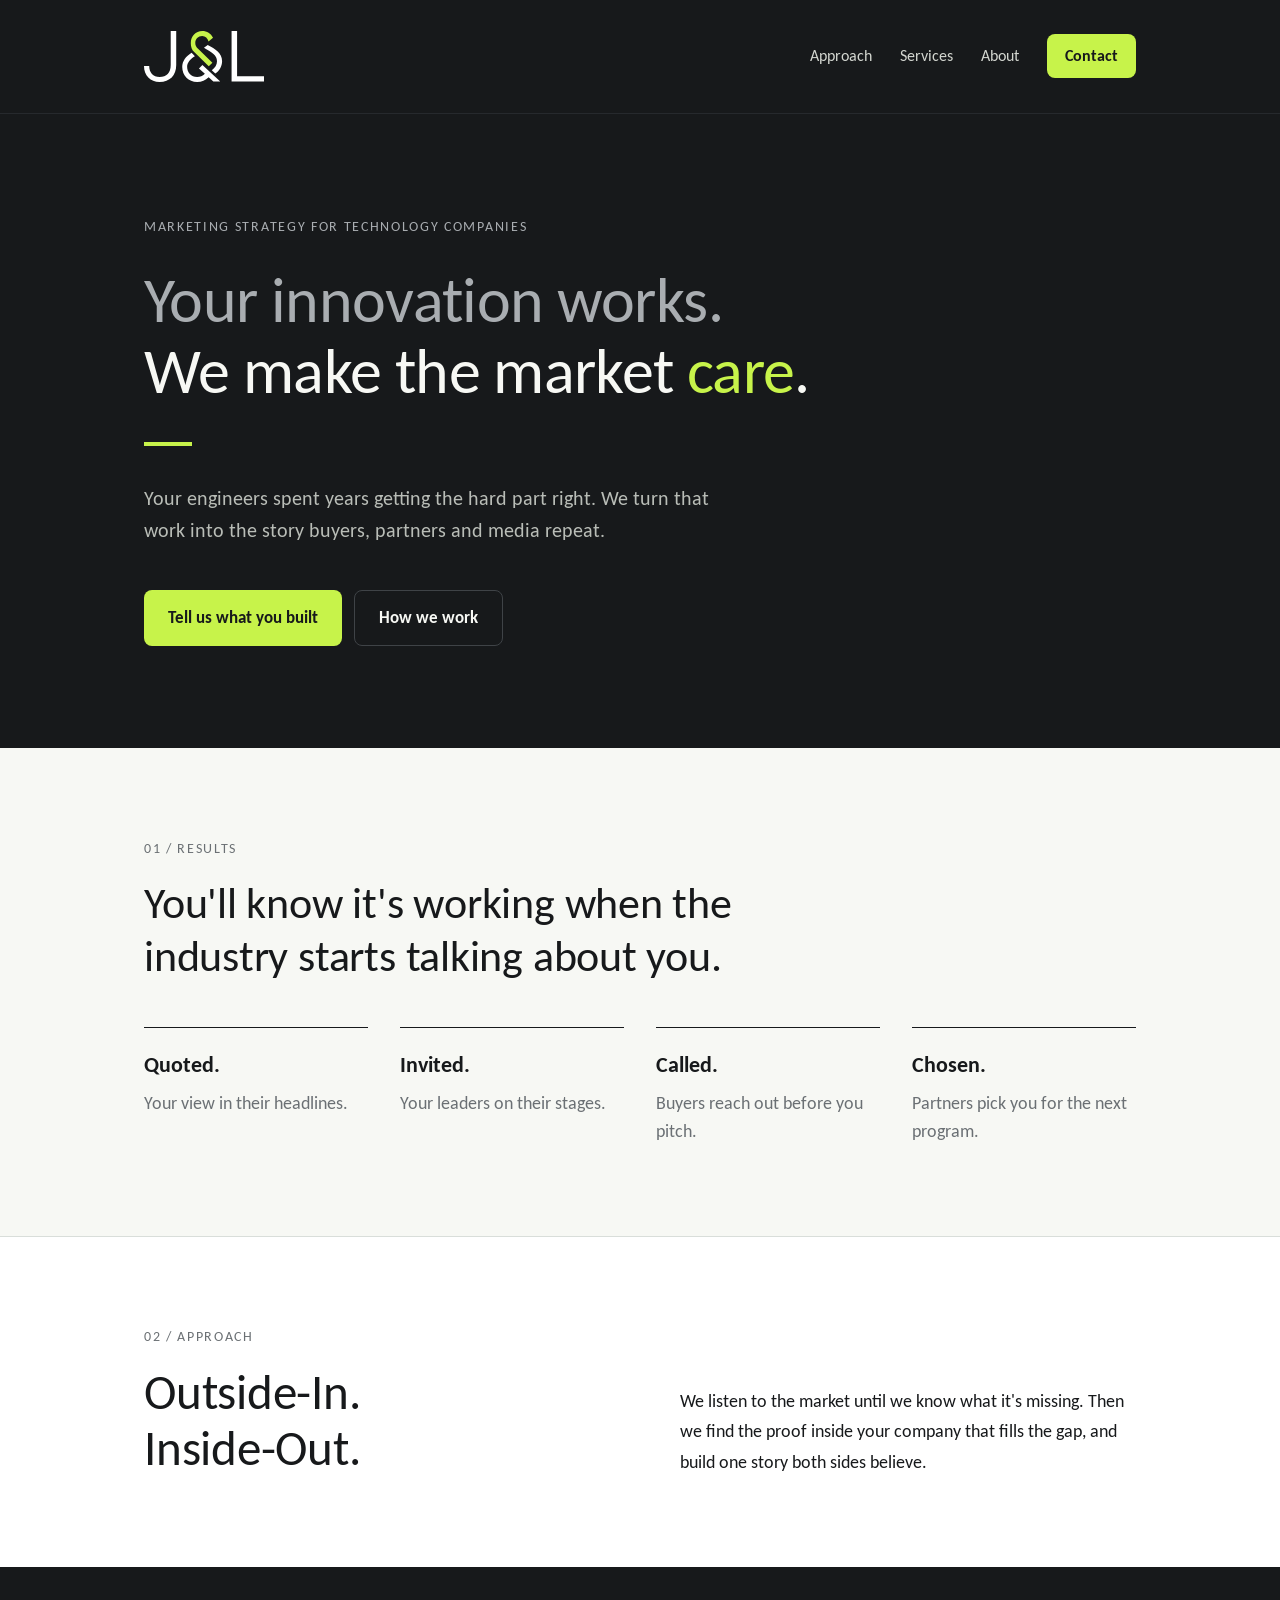
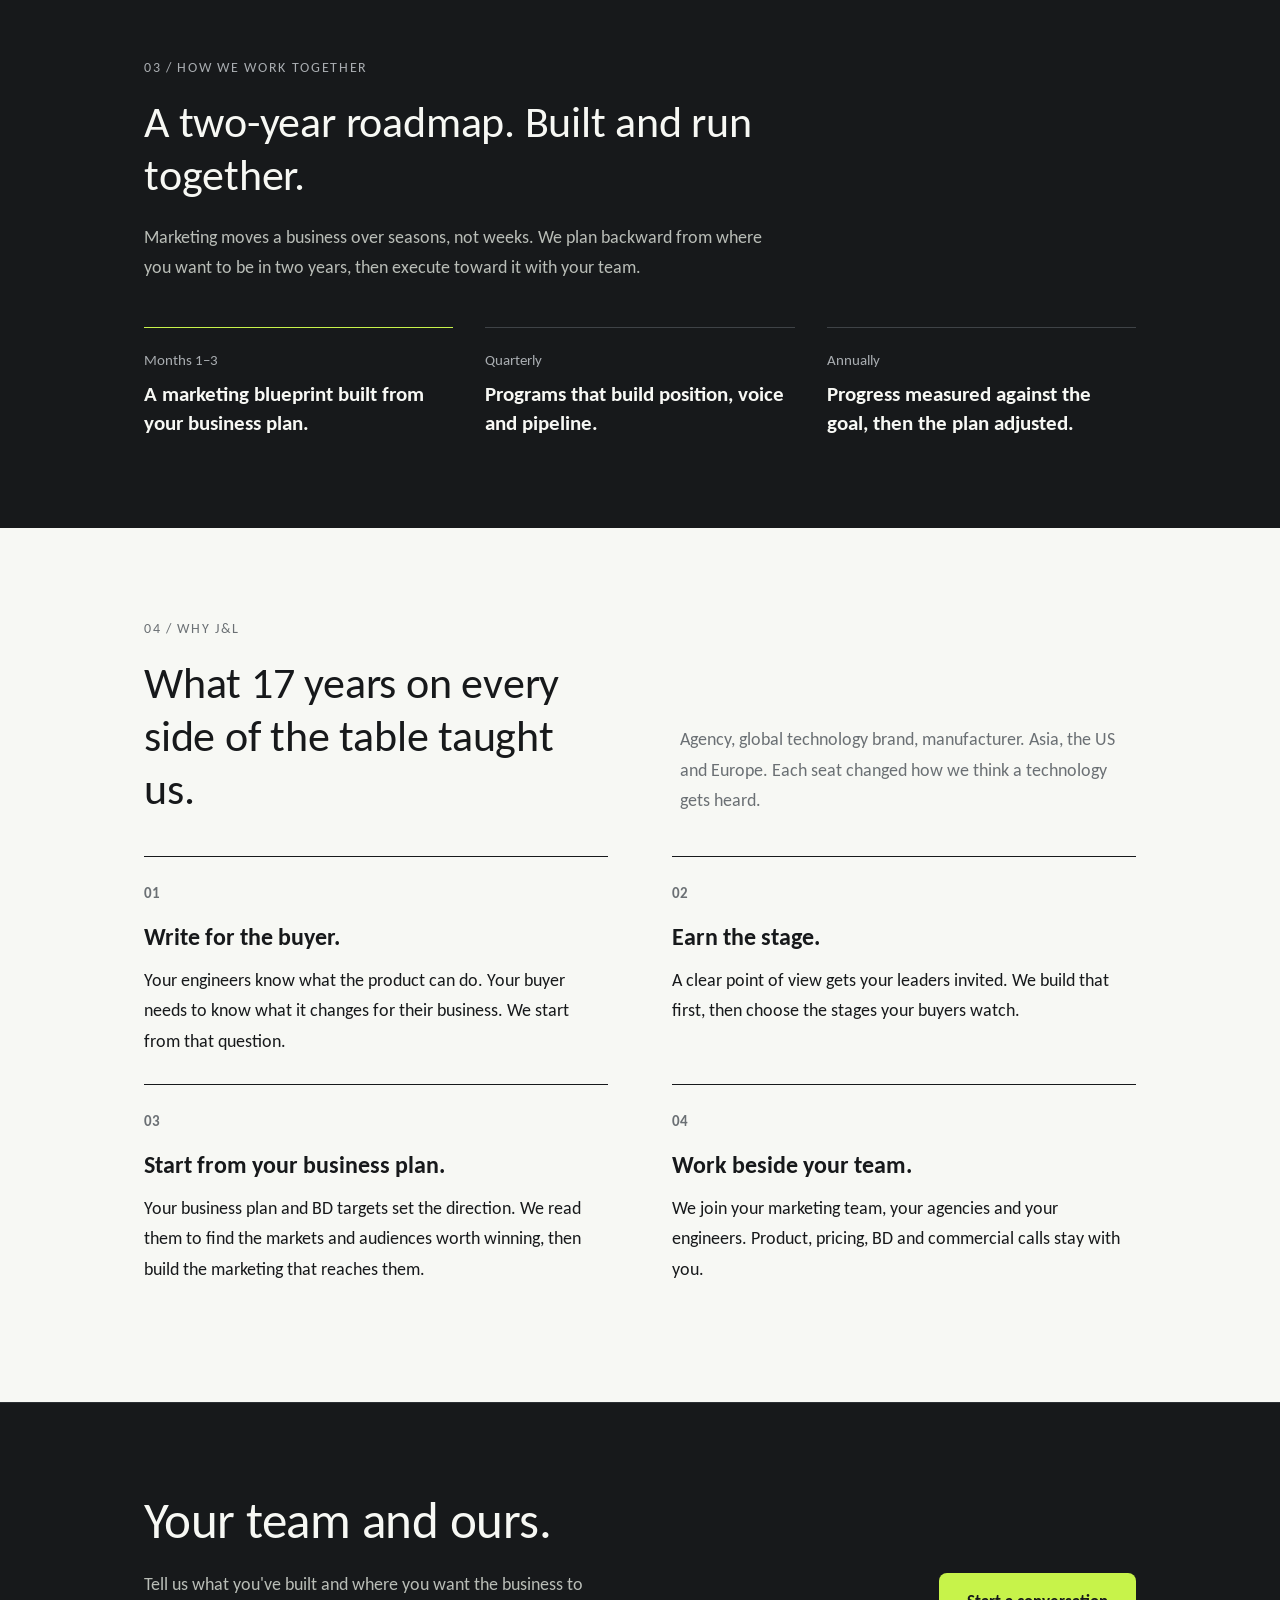
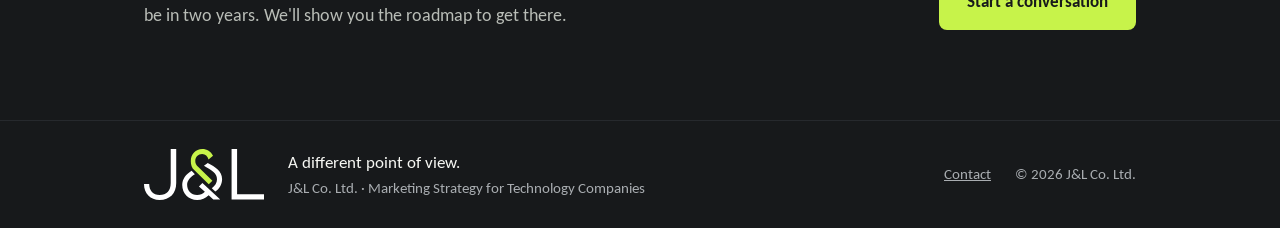
<file: index.html>
<!DOCTYPE html>
<html lang="en">
<head>
<meta charset="utf-8">
<meta name="viewport" content="width=device-width, initial-scale=1">
<title>J&amp;L · Marketing Strategy for Technology Companies</title>
<meta name="description" content="J&amp;L is a B2B strategic marketing partner for technology companies. Your innovation works. We make the market care.">
<link rel="canonical" href="https://jlstgco.com/">
<meta property="og:type" content="website">
<meta property="og:site_name" content="J&amp;L">
<meta property="og:title" content="J&amp;L · Marketing Strategy for Technology Companies">
<meta property="og:description" content="Your innovation works. We make the market care.">
<meta property="og:url" content="https://jlstgco.com/">
<meta name="theme-color" content="#17191B">
<link rel="icon" href="favicon.svg" type="image/svg+xml">
<link rel="preconnect" href="https://fonts.googleapis.com">
<link rel="preconnect" href="https://fonts.gstatic.com" crossorigin>
<link href="https://fonts.googleapis.com/css2?family=Carlito:wght@400;700&amp;family=Noto+Sans+TC:wght@400;700&amp;display=swap" rel="stylesheet">
<link rel="stylesheet" href="styles.css">
</head>
<body>
<a class="skip" href="#main">Skip to content</a>

<header class="site-header">
  <div class="wrap">
    <a class="logo" href="index.html" aria-label="J&amp;L home"><img src="assets/JL_Wordmark_Reverse.svg" alt="J&amp;L" width="120" height="51"></a>
    <nav class="nav" aria-label="Main">
      <a href="approach.html">Approach</a>
      <a href="approach.html#services">Services</a>
      <a href="about.html">About</a>
      <a class="btn btn-nav" href="contact.html">Contact</a>
    </nav>
  </div>
</header>

<main id="main">

  <section class="dark">
    <div class="wrap hero">
      <p class="kicker">Marketing Strategy for Technology Companies</p>
      <h1 class="h1"><span class="dim">Your innovation works.</span>We make the market <span class="hl">care</span>.</h1>
      <span class="rule" aria-hidden="true"></span>
      <p class="lead">Your engineers spent years getting the hard part right. We turn that work into the story buyers, partners and media repeat.</p>
      <div class="btn-row">
        <a class="btn btn-light" href="contact.html">Tell us what you built</a>
        <a class="btn btn-ghost" href="approach.html">How we work</a>
      </div>
    </div>
  </section>

  <section class="light">
    <div class="wrap section">
      <p class="kicker">01 / Results</p>
      <h2 class="h2">You'll know it's working when the industry starts talking about you.</h2>
      <div class="cols">
        <div class="item"><h3>Quoted.</h3><p>Your view in their headlines.</p></div>
        <div class="item"><h3>Invited.</h3><p>Your leaders on their stages.</p></div>
        <div class="item"><h3>Called.</h3><p>Buyers reach out before you pitch.</p></div>
        <div class="item"><h3>Chosen.</h3><p>Partners pick you for the next program.</p></div>
      </div>
    </div>
  </section>

  <section class="white">
    <div class="wrap section">
      <p class="kicker">02 / Approach</p>
      <div class="split">
        <h2 class="h2-lg">Outside-In.<br>Inside-Out.</h2>
        <p class="body">We listen to the market until we know what it's missing. Then we find the proof inside your company that fills the gap, and build one story both sides believe.</p>
      </div>
    </div>
  </section>

  <section class="dark">
    <div class="wrap section">
      <p class="kicker">03 / How we work together</p>
      <h2 class="h2">A two-year roadmap. Built and run together.</h2>
      <p class="body" style="max-width: 640px; margin-top: 20px">Marketing moves a business over seasons, not weeks. We plan backward from where you want to be in two years, then execute toward it with your team.</p>
      <div class="cols">
        <div class="item on"><p class="tag">Months 1–3</p><h3 class="lg">A marketing blueprint built from your business plan.</h3></div>
        <div class="item"><p class="tag">Quarterly</p><h3 class="lg">Programs that build position, voice and pipeline.</h3></div>
        <div class="item"><p class="tag">Annually</p><h3 class="lg">Progress measured against the goal, then the plan adjusted.</h3></div>
      </div>
    </div>
  </section>

  <section class="light">
    <div class="wrap section">
      <p class="kicker">04 / Why J&amp;L</p>
      <div class="split">
        <h2 class="h2">What 17 years on every side of the table taught us.</h2>
        <p class="body" style="color: var(--muted)">Agency, global technology brand, manufacturer. Asia, the US and Europe. Each seat changed how we think a technology gets heard.</p>
      </div>
      <div class="cols-wide">
        <div class="principle"><p class="num">01</p><h3>Write for the buyer.</h3><p>Your engineers know what the product can do. Your buyer needs to know what it changes for their business. We start from that question.</p></div>
        <div class="principle"><p class="num">02</p><h3>Earn the stage.</h3><p>A clear point of view gets your leaders invited. We build that first, then choose the stages your buyers watch.</p></div>
        <div class="principle"><p class="num">03</p><h3>Start from your business plan.</h3><p>Your business plan and BD targets set the direction. We read them to find the markets and audiences worth winning, then build the marketing that reaches them.</p></div>
        <div class="principle"><p class="num">04</p><h3>Work beside your team.</h3><p>We join your marketing team, your agencies and your engineers. Product, pricing, BD and commercial calls stay with you.</p></div>
      </div>
    </div>
  </section>

  <section class="dark cta">
    <div class="wrap section">
      <div class="text">
        <h2>Your team and ours.</h2>
        <p>Tell us what you've built and where you want the business to be in two years. We'll show you the roadmap to get there.</p>
      </div>
      <a class="btn btn-light" href="contact.html">Start a conversation</a>
    </div>
  </section>

</main>

<footer class="site-footer">
  <div class="wrap">
    <span class="foot-brand"><img class="foot-logo" src="assets/JL_Wordmark_Reverse.svg" alt="J&amp;L" width="120" height="51"><span><span class="tagline">A different point of view.</span><br>J&amp;L Co. Ltd. · Marketing Strategy for Technology Companies</span></span>
    <span class="foot-links"><a href="contact.html">Contact</a><span>© 2026 J&amp;L Co. Ltd.</span></span>
  </div>
</footer>
</body>
</html>
</file>
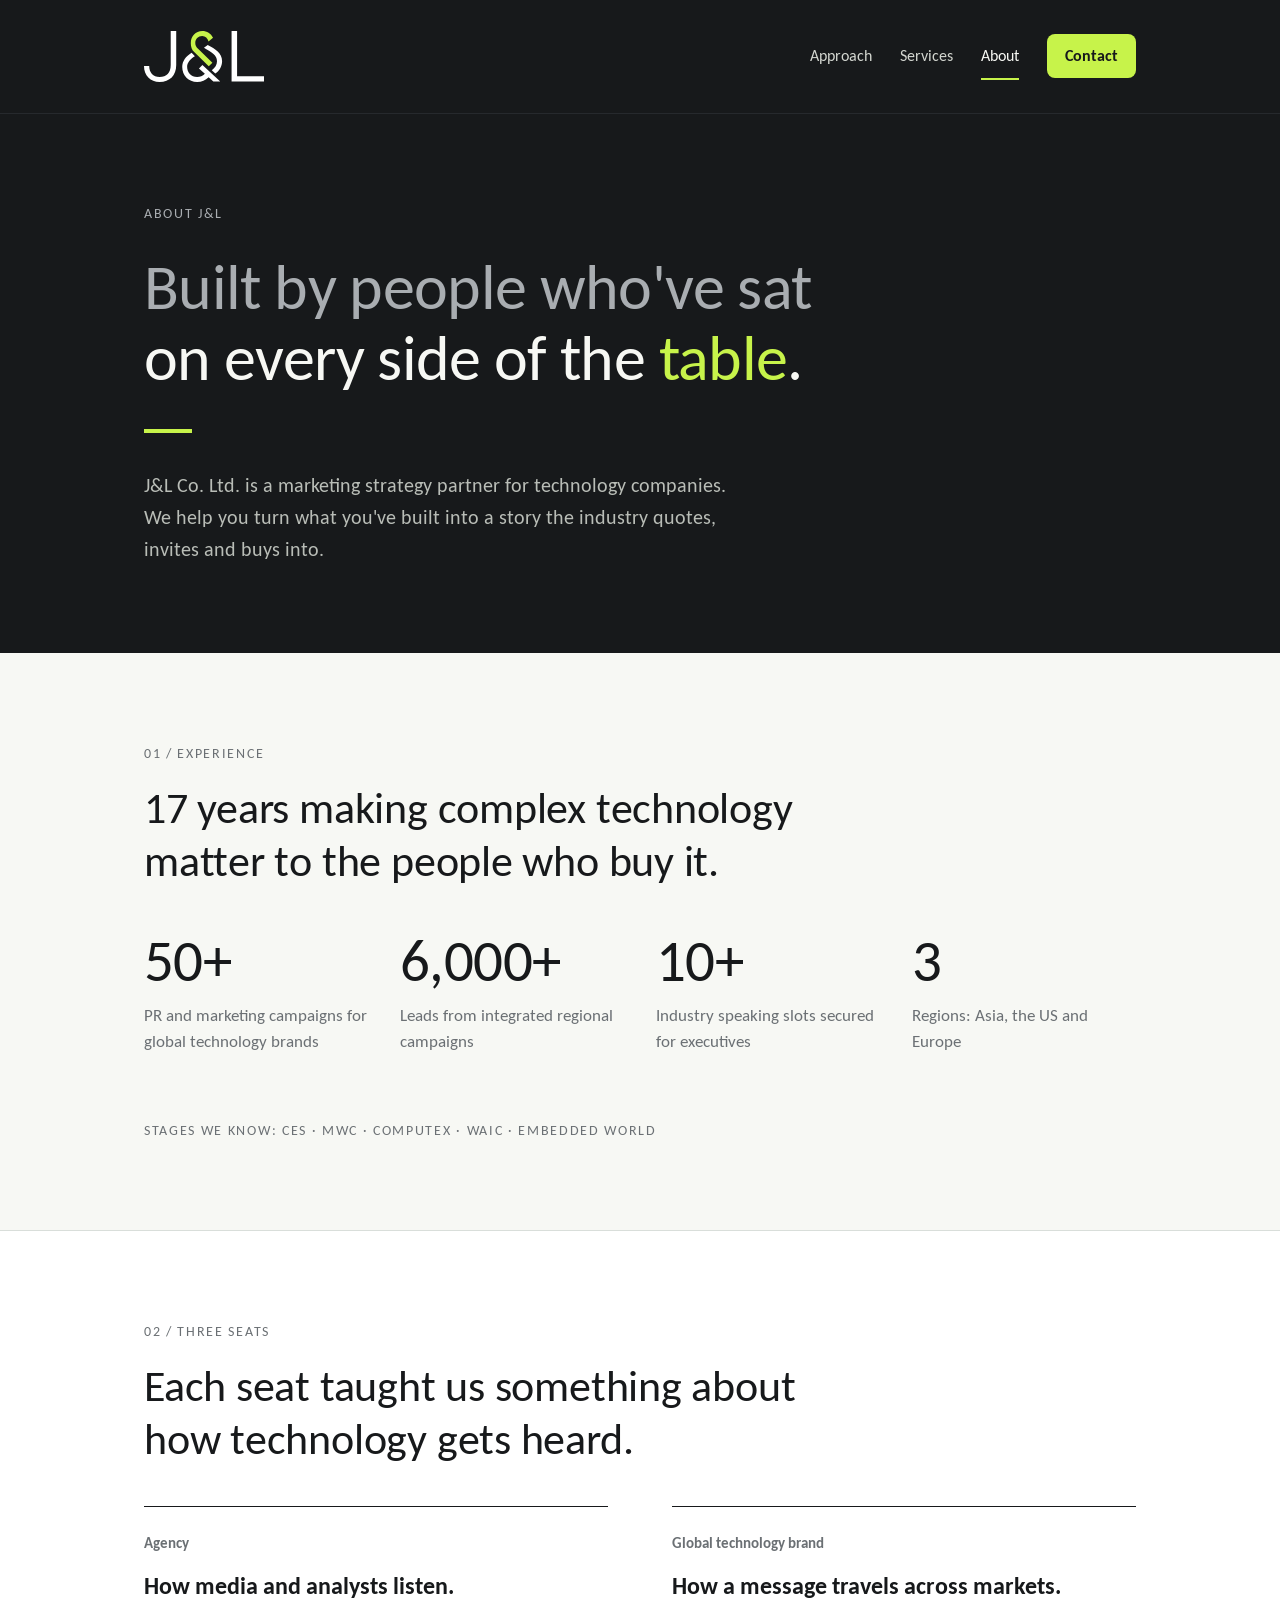
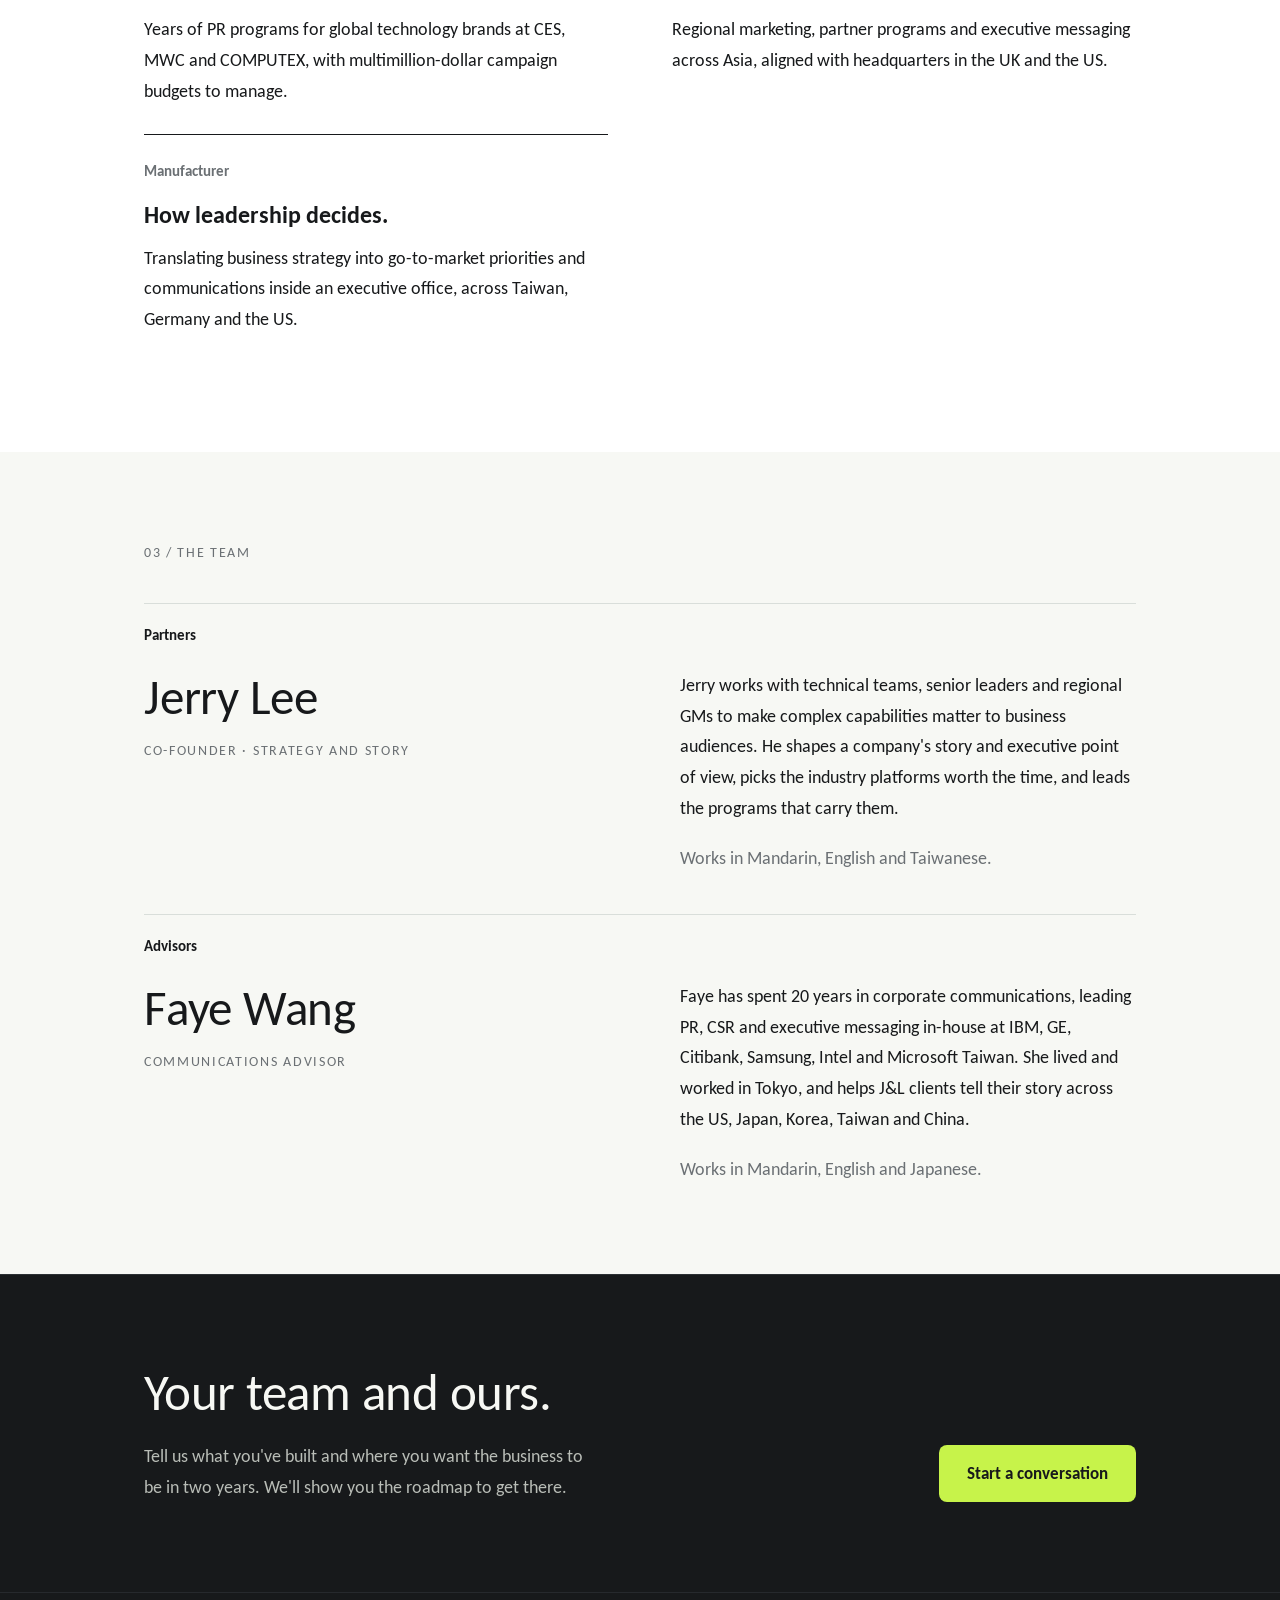
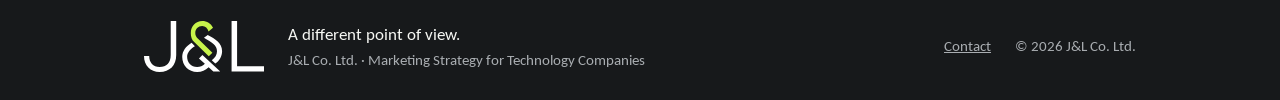
<file: about.html>
<!DOCTYPE html>
<html lang="en">
<head>
<meta charset="utf-8">
<meta name="viewport" content="width=device-width, initial-scale=1">
<title>About · J&amp;L</title>
<meta name="description" content="J&amp;L Co. Ltd. is a marketing strategy partner for technology companies, built on 17 years across agency, global technology brand and manufacturer.">
<link rel="canonical" href="https://jlstgco.com/about.html">
<meta property="og:type" content="website">
<meta property="og:site_name" content="J&amp;L">
<meta property="og:title" content="About · J&amp;L">
<meta property="og:description" content="Built by people who've sat on every side of the table.">
<meta property="og:url" content="https://jlstgco.com/about.html">
<meta name="theme-color" content="#17191B">
<link rel="icon" href="favicon.svg" type="image/svg+xml">
<link rel="preconnect" href="https://fonts.googleapis.com">
<link rel="preconnect" href="https://fonts.gstatic.com" crossorigin>
<link href="https://fonts.googleapis.com/css2?family=Carlito:wght@400;700&amp;family=Noto+Sans+TC:wght@400;700&amp;display=swap" rel="stylesheet">
<link rel="stylesheet" href="styles.css">
</head>
<body>
<a class="skip" href="#main">Skip to content</a>

<header class="site-header">
  <div class="wrap">
    <a class="logo" href="index.html" aria-label="J&amp;L home"><img src="assets/JL_Wordmark_Reverse.svg" alt="J&amp;L" width="120" height="51"></a>
    <nav class="nav" aria-label="Main">
      <a href="approach.html">Approach</a>
      <a href="approach.html#services">Services</a>
      <a href="about.html" aria-current="page">About</a>
      <a class="btn btn-nav" href="contact.html">Contact</a>
    </nav>
  </div>
</header>

<main id="main">

  <section class="dark">
    <div class="wrap page-hero">
      <p class="kicker">About J&amp;L</p>
      <h1 class="h1"><span class="dim">Built by people who've sat</span>on every side of the <span class="hl">table</span>.</h1>
      <span class="rule" aria-hidden="true"></span>
      <p class="lead">J&amp;L Co. Ltd. is a marketing strategy partner for technology companies. We help you turn what you've built into a story the industry quotes, invites and buys into.</p>
    </div>
  </section>

  <section class="light">
    <div class="wrap section">
      <p class="kicker">01 / Experience</p>
      <h2 class="h2">17 years making complex technology matter to the people who buy it.</h2>
      <div class="cols">
        <div><p class="stat">50+</p><p class="stat-label">PR and marketing campaigns for global technology brands</p></div>
        <div><p class="stat">6,000+</p><p class="stat-label">Leads from integrated regional campaigns</p></div>
        <div><p class="stat">10+</p><p class="stat-label">Industry speaking slots secured for executives</p></div>
        <div><p class="stat">3</p><p class="stat-label">Regions: Asia, the US and Europe</p></div>
      </div>
      <p class="kicker" style="margin: 64px 0 0; letter-spacing: 0.12em">Stages we know: CES · MWC · COMPUTEX · WAIC · Embedded World</p>
    </div>
  </section>

  <section class="white">
    <div class="wrap section">
      <p class="kicker">02 / Three seats</p>
      <h2 class="h2">Each seat taught us something about how technology gets heard.</h2>
      <div class="cols-wide">
        <div class="principle"><p class="num">Agency</p><h3>How media and analysts listen.</h3><p>Years of PR programs for global technology brands at CES, MWC and COMPUTEX, with multimillion-dollar campaign budgets to manage.</p></div>
        <div class="principle"><p class="num">Global technology brand</p><h3>How a message travels across markets.</h3><p>Regional marketing, partner programs and executive messaging across Asia, aligned with headquarters in the UK and the US.</p></div>
        <div class="principle"><p class="num">Manufacturer</p><h3>How leadership decides.</h3><p>Translating business strategy into go-to-market priorities and communications inside an executive office, across Taiwan, Germany and the US.</p></div>
      </div>
    </div>
  </section>

  <section class="light">
    <div class="wrap section">
      <p class="kicker">03 / The team</p>

      <p class="team-group">Partners</p>
      <div class="split team-row" style="align-items: flex-start">
        <div>
          <h2 class="h2-lg">Jerry Lee</h2>
          <p class="kicker" style="margin: 14px 0 0">Co-founder · Strategy and story</p>
        </div>
        <div>
          <p class="body">Jerry works with technical teams, senior leaders and regional GMs to make complex capabilities matter to business audiences. He shapes a company's story and executive point of view, picks the industry platforms worth the time, and leads the programs that carry them.</p>
          <p class="body" style="margin-top: 20px; color: var(--muted)">Works in Mandarin, English and Taiwanese.</p>
        </div>
      </div>

      <p class="team-group">Advisors</p>
      <div class="split team-row" style="align-items: flex-start">
        <div>
          <h2 class="h2-lg">Faye Wang</h2>
          <p class="kicker" style="margin: 14px 0 0">Communications Advisor</p>
        </div>
        <div>
          <p class="body">Faye has spent 20 years in corporate communications, leading PR, CSR and executive messaging in-house at IBM, GE, Citibank, Samsung, Intel and Microsoft Taiwan. She lived and worked in Tokyo, and helps J&amp;L clients tell their story across the US, Japan, Korea, Taiwan and China.</p>
          <p class="body" style="margin-top: 20px; color: var(--muted)">Works in Mandarin, English and Japanese.</p>
        </div>
      </div>
    </div>
  </section>

  <section class="dark cta">
    <div class="wrap section">
      <div class="text">
        <h2>Your team and ours.</h2>
        <p>Tell us what you've built and where you want the business to be in two years. We'll show you the roadmap to get there.</p>
      </div>
      <a class="btn btn-light" href="contact.html">Start a conversation</a>
    </div>
  </section>

</main>

<footer class="site-footer">
  <div class="wrap">
    <span class="foot-brand"><img class="foot-logo" src="assets/JL_Wordmark_Reverse.svg" alt="J&amp;L" width="120" height="51"><span><span class="tagline">A different point of view.</span><br>J&amp;L Co. Ltd. · Marketing Strategy for Technology Companies</span></span>
    <span class="foot-links"><a href="contact.html">Contact</a><span>© 2026 J&amp;L Co. Ltd.</span></span>
  </div>
</footer>
</body>
</html>
</file>
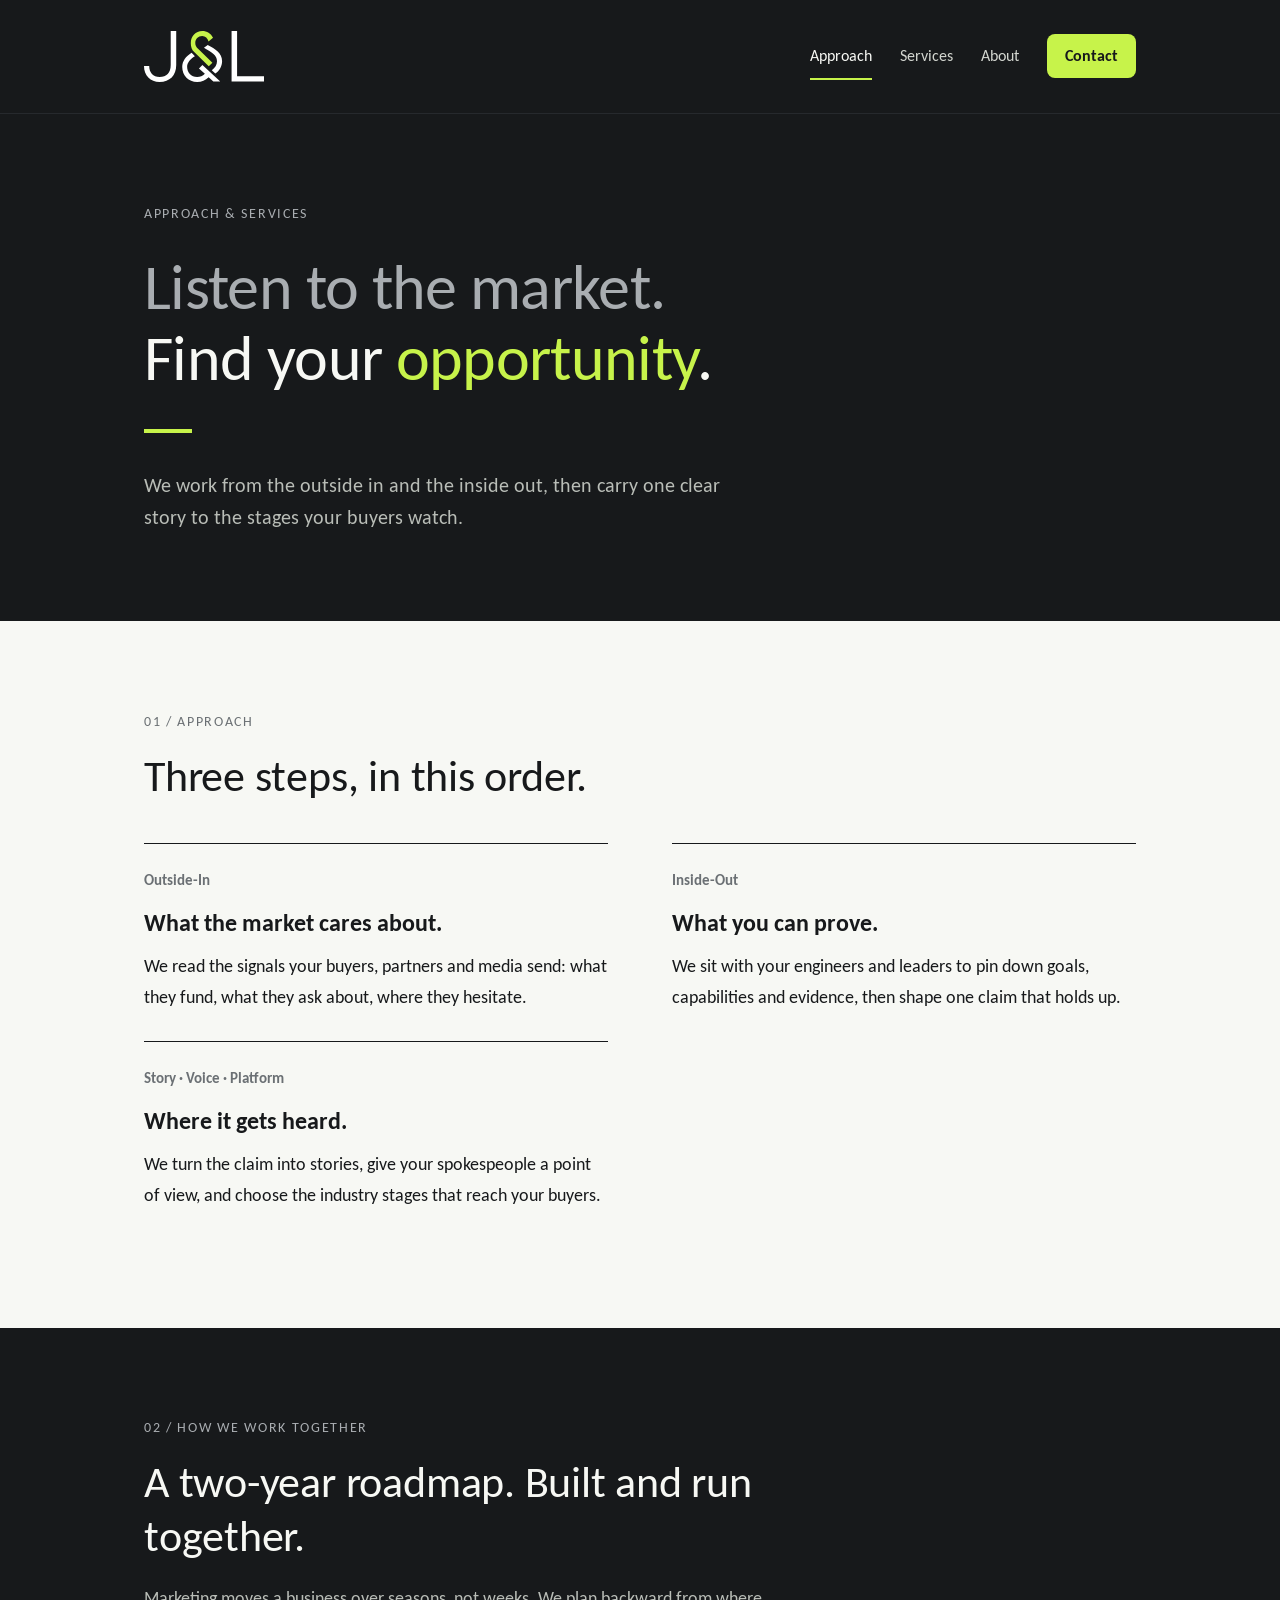
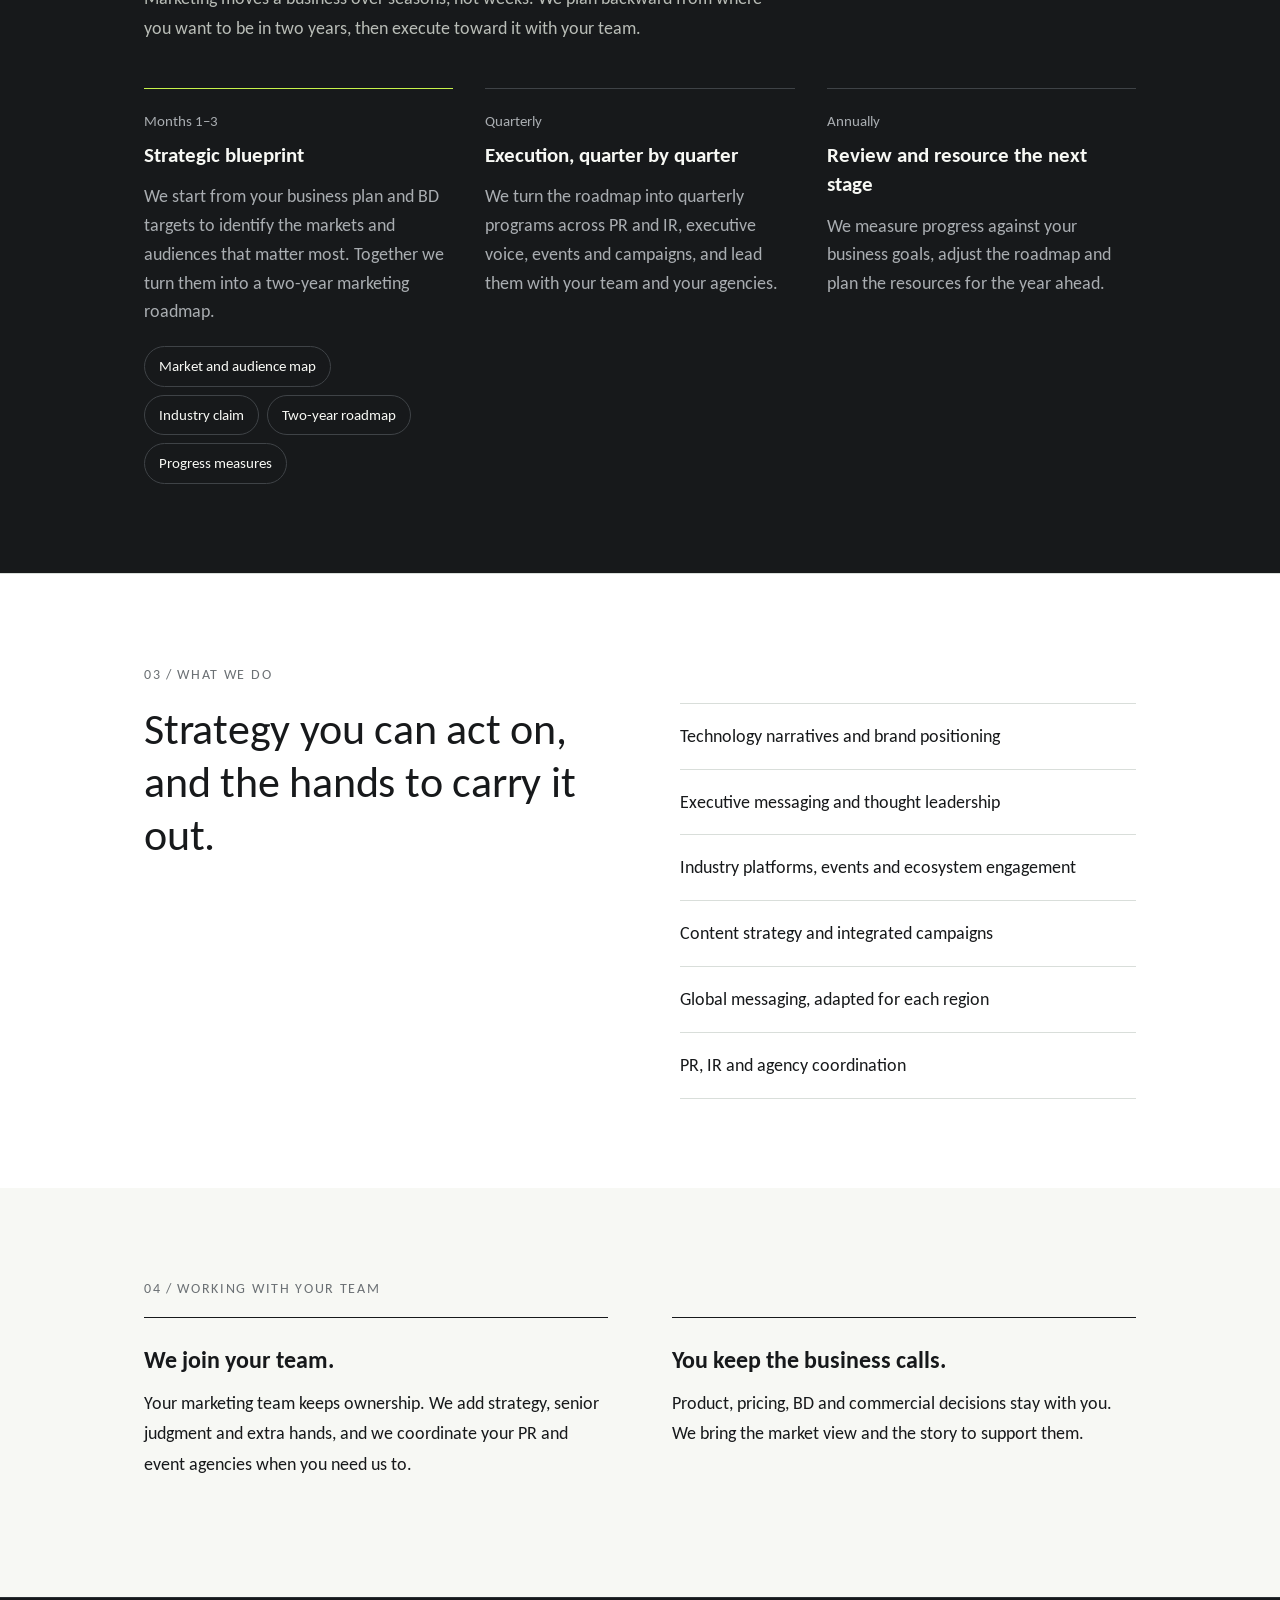
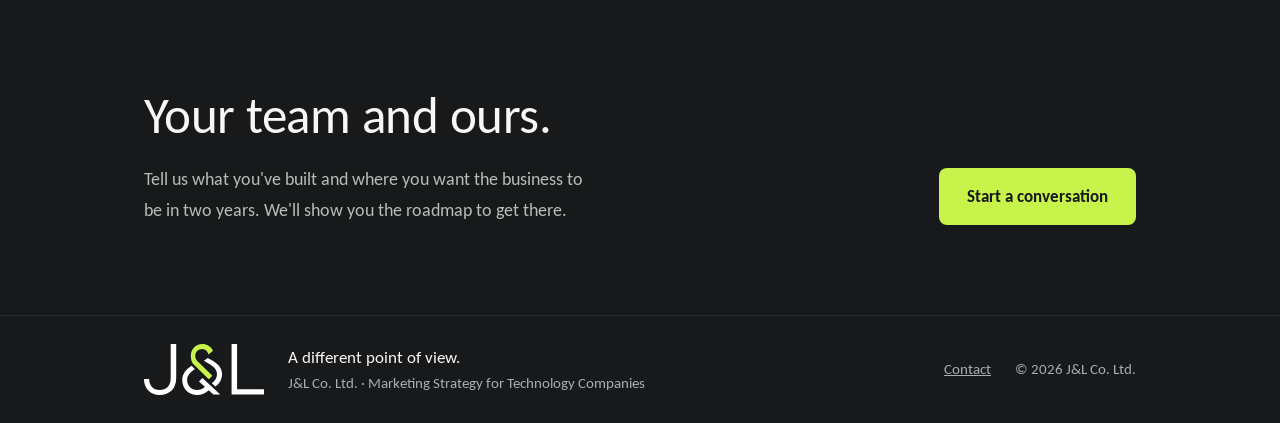
<file: approach.html>
<!DOCTYPE html>
<html lang="en">
<head>
<meta charset="utf-8">
<meta name="viewport" content="width=device-width, initial-scale=1">
<title>Approach &amp; Services · J&amp;L</title>
<meta name="description" content="How J&amp;L works: Outside-In and Inside-Out, a two-year strategic roadmap, then execution with your team quarter by quarter.">
<link rel="canonical" href="https://jlstgco.com/approach.html">
<meta property="og:type" content="website">
<meta property="og:site_name" content="J&amp;L">
<meta property="og:title" content="Approach &amp; Services · J&amp;L">
<meta property="og:description" content="A two-year roadmap. Built and run together.">
<meta property="og:url" content="https://jlstgco.com/approach.html">
<meta name="theme-color" content="#17191B">
<link rel="icon" href="favicon.svg" type="image/svg+xml">
<link rel="preconnect" href="https://fonts.googleapis.com">
<link rel="preconnect" href="https://fonts.gstatic.com" crossorigin>
<link href="https://fonts.googleapis.com/css2?family=Carlito:wght@400;700&amp;family=Noto+Sans+TC:wght@400;700&amp;display=swap" rel="stylesheet">
<link rel="stylesheet" href="styles.css">
</head>
<body>
<a class="skip" href="#main">Skip to content</a>

<header class="site-header">
  <div class="wrap">
    <a class="logo" href="index.html" aria-label="J&amp;L home"><img src="assets/JL_Wordmark_Reverse.svg" alt="J&amp;L" width="120" height="51"></a>
    <nav class="nav" aria-label="Main">
      <a href="approach.html" aria-current="page">Approach</a>
      <a href="approach.html#services">Services</a>
      <a href="about.html">About</a>
      <a class="btn btn-nav" href="contact.html">Contact</a>
    </nav>
  </div>
</header>

<main id="main">

  <section class="dark">
    <div class="wrap page-hero">
      <p class="kicker">Approach &amp; Services</p>
      <h1 class="h1"><span class="dim">Listen to the market.</span>Find your <span class="hl">opportunity</span>.</h1>
      <span class="rule" aria-hidden="true"></span>
      <p class="lead">We work from the outside in and the inside out, then carry one clear story to the stages your buyers watch.</p>
    </div>
  </section>

  <section class="light">
    <div class="wrap section">
      <p class="kicker">01 / Approach</p>
      <h2 class="h2">Three steps, in this order.</h2>
      <div class="cols-wide">
        <div class="principle"><p class="num">Outside-In</p><h3>What the market cares about.</h3><p>We read the signals your buyers, partners and media send: what they fund, what they ask about, where they hesitate.</p></div>
        <div class="principle"><p class="num">Inside-Out</p><h3>What you can prove.</h3><p>We sit with your engineers and leaders to pin down goals, capabilities and evidence, then shape one claim that holds up.</p></div>
        <div class="principle"><p class="num">Story · Voice · Platform</p><h3>Where it gets heard.</h3><p>We turn the claim into stories, give your spokespeople a point of view, and choose the industry stages that reach your buyers.</p></div>
      </div>
    </div>
  </section>

  <section class="dark" id="services">
    <div class="wrap section">
      <p class="kicker">02 / How we work together</p>
      <h2 class="h2">A two-year roadmap. Built and run together.</h2>
      <p class="body" style="max-width: 640px; margin-top: 20px">Marketing moves a business over seasons, not weeks. We plan backward from where you want to be in two years, then execute toward it with your team.</p>
      <div class="cols">
        <div class="item on">
          <p class="tag">Months 1–3</p>
          <h3 class="lg">Strategic blueprint</h3>
          <p style="margin-top: 12px">We start from your business plan and BD targets to identify the markets and audiences that matter most. Together we turn them into a two-year marketing roadmap.</p>
          <div class="chips"><span class="chip">Market and audience map</span><span class="chip">Industry claim</span><span class="chip">Two-year roadmap</span><span class="chip">Progress measures</span></div>
        </div>
        <div class="item">
          <p class="tag">Quarterly</p>
          <h3 class="lg">Execution, quarter by quarter</h3>
          <p style="margin-top: 12px">We turn the roadmap into quarterly programs across PR and IR, executive voice, events and campaigns, and lead them with your team and your agencies.</p>
        </div>
        <div class="item">
          <p class="tag">Annually</p>
          <h3 class="lg">Review and resource the next stage</h3>
          <p style="margin-top: 12px">We measure progress against your business goals, adjust the roadmap and plan the resources for the year ahead.</p>
        </div>
      </div>
    </div>
  </section>

  <section class="white">
    <div class="wrap section">
      <p class="kicker">03 / What we do</p>
      <div class="split" style="align-items: flex-start">
        <h2 class="h2">Strategy you can act on, and the hands to carry it out.</h2>
        <ul class="list">
          <li>Technology narratives and brand positioning</li>
          <li>Executive messaging and thought leadership</li>
          <li>Industry platforms, events and ecosystem engagement</li>
          <li>Content strategy and integrated campaigns</li>
          <li>Global messaging, adapted for each region</li>
          <li>PR, IR and agency coordination</li>
        </ul>
      </div>
    </div>
  </section>

  <section class="light">
    <div class="wrap section">
      <p class="kicker">04 / Working with your team</p>
      <div class="cols-wide" style="margin-top: 0">
        <div class="principle"><h3>We join your team.</h3><p>Your marketing team keeps ownership. We add strategy, senior judgment and extra hands, and we coordinate your PR and event agencies when you need us to.</p></div>
        <div class="principle"><h3>You keep the business calls.</h3><p>Product, pricing, BD and commercial decisions stay with you. We bring the market view and the story to support them.</p></div>
      </div>
    </div>
  </section>

  <section class="dark cta">
    <div class="wrap section">
      <div class="text">
        <h2>Your team and ours.</h2>
        <p>Tell us what you've built and where you want the business to be in two years. We'll show you the roadmap to get there.</p>
      </div>
      <a class="btn btn-light" href="contact.html">Start a conversation</a>
    </div>
  </section>

</main>

<footer class="site-footer">
  <div class="wrap">
    <span class="foot-brand"><img class="foot-logo" src="assets/JL_Wordmark_Reverse.svg" alt="J&amp;L" width="120" height="51"><span><span class="tagline">A different point of view.</span><br>J&amp;L Co. Ltd. · Marketing Strategy for Technology Companies</span></span>
    <span class="foot-links"><a href="contact.html">Contact</a><span>© 2026 J&amp;L Co. Ltd.</span></span>
  </div>
</footer>
</body>
</html>
</file>
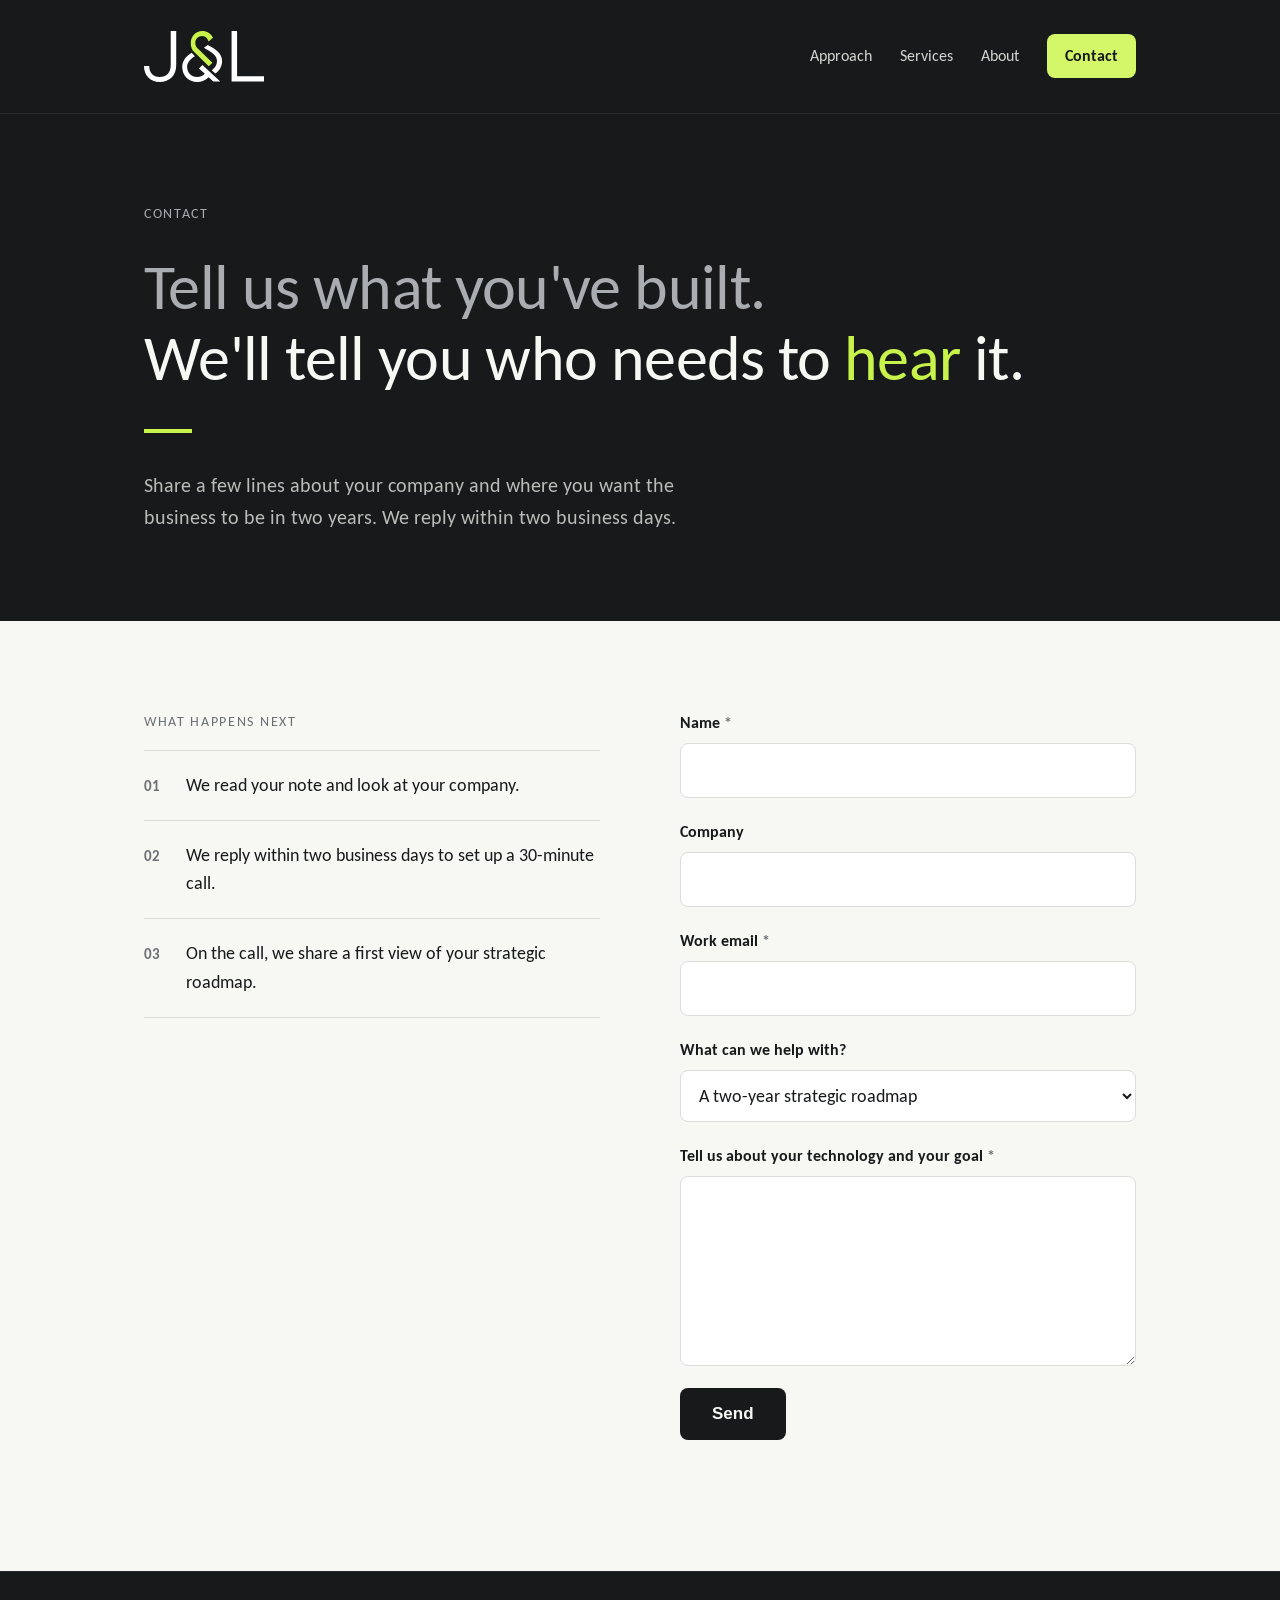
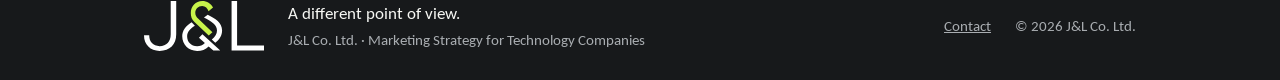
<file: contact.html>
<!DOCTYPE html>
<html lang="en">
<head>
<meta charset="utf-8">
<meta name="viewport" content="width=device-width, initial-scale=1">
<title>Contact · J&amp;L</title>
<meta name="description" content="Tell J&amp;L what you have built and where you want the business to be in two years. We reply within two business days.">
<link rel="canonical" href="https://jlstgco.com/contact.html">
<meta property="og:type" content="website">
<meta property="og:site_name" content="J&amp;L">
<meta property="og:title" content="Contact · J&amp;L">
<meta property="og:description" content="Tell us what you've built.">
<meta property="og:url" content="https://jlstgco.com/contact.html">
<meta name="theme-color" content="#17191B">
<link rel="icon" href="favicon.svg" type="image/svg+xml">
<link rel="preconnect" href="https://fonts.googleapis.com">
<link rel="preconnect" href="https://fonts.gstatic.com" crossorigin>
<link href="https://fonts.googleapis.com/css2?family=Carlito:wght@400;700&amp;family=Noto+Sans+TC:wght@400;700&amp;display=swap" rel="stylesheet">
<link rel="stylesheet" href="styles.css">
</head>
<body>
<a class="skip" href="#main">Skip to content</a>

<header class="site-header">
  <div class="wrap">
    <a class="logo" href="index.html" aria-label="J&amp;L home"><img src="assets/JL_Wordmark_Reverse.svg" alt="J&amp;L" width="120" height="51"></a>
    <nav class="nav" aria-label="Main">
      <a href="approach.html">Approach</a>
      <a href="approach.html#services">Services</a>
      <a href="about.html">About</a>
      <a class="btn btn-nav" href="contact.html" aria-current="page">Contact</a>
    </nav>
  </div>
</header>

<main id="main">

  <section class="dark">
    <div class="wrap page-hero">
      <p class="kicker">Contact</p>
      <h1 class="h1"><span class="dim">Tell us what you've built.</span>We'll tell you who needs to <span class="hl">hear</span> it.</h1>
      <span class="rule" aria-hidden="true"></span>
      <p class="lead">Share a few lines about your company and where you want the business to be in two years. We reply within two business days.</p>
    </div>
  </section>

  <section class="light">
    <div class="wrap section">
      <div class="split" style="align-items: flex-start">
        <div>
          <p class="kicker">What happens next</p>
          <ol class="steps">
            <li><span>01</span>We read your note and look at your company.</li>
            <li><span>02</span>We reply within two business days to set up a 30-minute call.</li>
            <li><span>03</span>On the call, we share a first view of your strategic roadmap.</li>
          </ol>
        </div>

        <div>
          <form id="contact-form" class="form" action="https://api.web3forms.com/submit" method="POST" novalidate>
            <input type="hidden" name="access_key" value="3dc6b5ca-bb91-49ce-ad17-ccbd676175df">
            <input type="hidden" name="subject" value="New enquiry from jlstgco.com">
            <input type="hidden" name="from_name" value="jlstgco.com contact form">
            <p class="hp" aria-hidden="true"><label>Leave this empty <input type="checkbox" name="botcheck" tabindex="-1" autocomplete="off"></label></p>

            <div class="field">
              <label for="name">Name <span class="req" aria-hidden="true">*</span></label>
              <input id="name" name="name" type="text" autocomplete="name" required>
            </div>
            <div class="field">
              <label for="company">Company</label>
              <input id="company" name="company" type="text" autocomplete="organization">
            </div>
            <div class="field">
              <label for="email">Work email <span class="req" aria-hidden="true">*</span></label>
              <input id="email" name="email" type="email" autocomplete="email" required>
            </div>
            <div class="field">
              <label for="topic">What can we help with?</label>
              <select id="topic" name="topic">
                <option>A two-year strategic roadmap</option>
                <option>Annual marketing planning</option>
                <option>Executive messaging and events</option>
                <option>Something else</option>
              </select>
            </div>
            <div class="field">
              <label for="message">Tell us about your technology and your goal <span class="req" aria-hidden="true">*</span></label>
              <textarea id="message" name="message" rows="6" required></textarea>
            </div>

            <button class="btn btn-ink" type="submit">Send</button>
            <p class="form-status" id="form-status" role="status" aria-live="polite"></p>
          </form>

          <div class="form-done" id="form-done" hidden>
            <h2 class="h2">Thank you.</h2>
            <p class="body" style="margin-top: 16px">We've received your note and will reply within two business days.</p>
          </div>
        </div>
      </div>
    </div>
  </section>

<script>
(function () {
  var form = document.getElementById('contact-form');
  var status = document.getElementById('form-status');
  var done = document.getElementById('form-done');
  form.addEventListener('submit', function (e) {
    e.preventDefault();
    if (!form.checkValidity()) {
      status.textContent = 'Please fill in your name, a valid email and a short message.';
      form.reportValidity();
      return;
    }
    var btn = form.querySelector('button[type="submit"]');
    btn.disabled = true; btn.textContent = 'Sending…'; status.textContent = '';
    fetch(form.action, { method: 'POST', body: new FormData(form), headers: { 'Accept': 'application/json' } })
      .then(function (r) {
        return r.json().then(function (j) { if (!r.ok || !j.success) throw new Error('failed');
        form.hidden = true; done.hidden = false; done.querySelector('h2').focus && done.querySelector('h2').setAttribute('tabindex', '-1'); done.querySelector('h2').focus();
      }); })
      .catch(function () {
        btn.disabled = false; btn.textContent = 'Send';
        status.textContent = 'Something went wrong. Please try again in a moment.';
      });
  });
})();
</script>
</main>

<footer class="site-footer">
  <div class="wrap">
    <span class="foot-brand"><img class="foot-logo" src="assets/JL_Wordmark_Reverse.svg" alt="J&amp;L" width="120" height="51"><span><span class="tagline">A different point of view.</span><br>J&amp;L Co. Ltd. · Marketing Strategy for Technology Companies</span></span>
    <span class="foot-links"><a href="contact.html">Contact</a><span>© 2026 J&amp;L Co. Ltd.</span></span>
  </div>
</footer>
</body>
</html>
</file>
<file: styles.css>
/* J&L Co. Ltd. · jlstgco.com
   Brand Identity Guidelines v1.0 (2026.11.06)
   Ink #17191B · Chartreuse #C7F34A · Off-white #F7F8F4 · White #FFFFFF
   Secondary text #6B7074 · Rules #D9DEDA · Type: Calibri (Carlito on web) */

:root {
  --ink: #17191B;
  --ink-2: #22252A;
  --accent: #C7F34A;
  --paper: #F7F8F4;
  --white: #FFFFFF;
  --text: #17191B;
  --muted: #6B7074;
  --muted-dark: #A9ADB1;
  --soft-dark: #B9BDB7;
  --line: #D9DEDA;
  --line-2: #D9DEDA;
  --line-dark: #3F4347;
  --max: 1120px;
  --gutter: clamp(20px, 5vw, 64px);
  --section: clamp(88px, 11vw, 136px);
}

*, *::before, *::after { box-sizing: border-box; }
html { scroll-behavior: smooth; -webkit-text-size-adjust: 100%; }
body {
  margin: 0;
  font-family: Calibri, Carlito, "Noto Sans TC", "PingFang TC", sans-serif;
  color: var(--ink);
  background: var(--paper);
  line-height: 1.5;
  -webkit-font-smoothing: antialiased;
}
img { max-width: 100%; display: block; }
a { color: inherit; }
h1, h2, h3, p { margin: 0; }

.wrap { max-width: var(--max); margin: 0 auto; padding-left: var(--gutter); padding-right: var(--gutter); }
.section { padding-top: var(--section); padding-bottom: var(--section); }

.dark { background: var(--ink); color: var(--paper); }
.light { background: var(--paper); }
.white { background: var(--white); border-top: 1px solid var(--line); }

.skip { position: absolute; left: -9999px; top: 0; background: var(--accent); color: var(--ink); padding: 12px 16px; z-index: 10; }
.skip:focus { left: 16px; top: 16px; }

/* Header */
.site-header { background: var(--ink); border-bottom: 1px solid #26292D; }
.site-header .wrap { display: flex; flex-wrap: wrap; align-items: center; justify-content: space-between; gap: 12px 32px; padding-top: 18px; padding-bottom: 18px; }
.logo { display: inline-flex; padding: 13px 0; }
.logo img { display: block; width: 120px; height: auto; }
.nav { display: flex; flex-wrap: wrap; align-items: center; gap: 4px 28px; font-size: 14px; }
.nav a { color: #D3D6D0; text-decoration: none; padding: 12px 0; }
.nav a:hover, .nav a[aria-current="page"] { color: var(--paper); }
.nav a[aria-current="page"] { box-shadow: inset 0 -2px 0 var(--accent); }

/* Buttons */
.btn { display: inline-flex; align-items: center; min-height: 48px; padding: 14px 24px; border-radius: 8px; font-weight: 600; font-size: 15px; text-decoration: none; transition: transform .15s ease, background-color .15s ease; }
.btn:hover { transform: translateY(-1px); }
.btn-accent { background: var(--accent); color: var(--ink); }
.btn-ghost { color: var(--paper); border: 1px solid var(--line-dark); font-weight: 500; }
.btn-ghost:hover { border-color: var(--muted-dark); }
.btn-ink { background: var(--ink); color: var(--paper); }
.nav .btn { min-height: 44px; padding: 10px 18px; color: var(--ink); }
.nav .btn:hover { color: var(--ink); }
.btn-row { display: flex; flex-wrap: wrap; gap: 12px; margin-top: 44px; }

/* Type */
.kicker { font-size: 13px; font-weight: 400; letter-spacing: 0.12em; text-transform: uppercase; color: var(--muted); margin-bottom: 24px; }
.dark .kicker { color: var(--muted-dark); }
.h1 { font-size: clamp(40px, 5vw, 64px); line-height: 1.1; font-weight: 400; letter-spacing: -0.01em; }
.h1 .dim { display: block; color: var(--muted-dark); }
.h1 .hl { color: var(--accent); }
.h2 { font-size: clamp(30px, 3vw, 40px); line-height: 1.22; font-weight: 400; letter-spacing: -0.005em; max-width: 680px; }
.h2-lg { font-size: clamp(32px, 3.4vw, 46px); line-height: 1.15; font-weight: 400; letter-spacing: -0.005em; }
.lead { font-size: 18px; line-height: 1.7; color: var(--soft-dark); max-width: 540px; margin-top: 36px; }
.body { font-size: 17px; line-height: 1.75; color: var(--text); }
.dark .body { color: var(--soft-dark); }

.hero { padding-top: clamp(104px, 14vw, 176px); padding-bottom: clamp(96px, 13vw, 160px); }
.page-hero { padding-top: clamp(88px, 11vw, 136px); padding-bottom: clamp(72px, 9vw, 112px); }
.hero .kicker, .page-hero .kicker { margin-bottom: 40px; }

/* Layout helpers */
.split { display: flex; flex-wrap: wrap; gap: 32px 80px; align-items: flex-end; }
.split > * { flex: 1 1 380px; }
.cols { display: grid; grid-template-columns: repeat(auto-fit, minmax(220px, 1fr)); gap: 40px 32px; margin-top: 64px; }
.cols-wide { display: grid; grid-template-columns: repeat(auto-fit, minmax(300px, 1fr)); gap: 0 64px; margin-top: 64px; }

.item { border-top: 1px solid var(--ink); padding-top: 20px; }
.dark .item { border-top-color: var(--line-dark); }
.dark .item.on { border-top-color: var(--accent); }
.item h3 { font-size: 20px; font-weight: 700; margin-bottom: 8px; }
.item p { font-size: 16px; line-height: 1.6; color: var(--muted); }
.dark .item p { color: var(--muted-dark); }
.item .tag { font-size: 13px; color: var(--muted); margin-bottom: 8px; }
.dark .item .tag { color: var(--muted-dark); }
.item h3.lg { font-size: 19px; line-height: 1.4; margin: 0; }

.principle { border-top: 1px solid var(--ink); padding: 28px 0 40px; }
.principle .num { font-size: 13px; font-weight: 600; color: var(--muted); margin-bottom: 12px; }
.principle h3 { font-size: 22px; font-weight: 700; margin-bottom: 10px; }
.principle p { font-size: 16px; line-height: 1.7; color: var(--text); }

.chips { display: flex; flex-wrap: wrap; gap: 8px; margin-top: 20px; }
.chip { border: 1px solid var(--line-dark); border-radius: 9999px; padding: 8px 14px; font-size: 14px; }
.light .chip, .white .chip { border-color: var(--line-2); }

.stat { font-size: clamp(44px, 4.6vw, 60px); font-weight: 400; letter-spacing: -0.01em; line-height: 1; }
.stat-label { margin-top: 12px; font-size: 15px; line-height: 1.55; color: var(--muted); }

.list { list-style: none; padding: 0; margin: 0; border-top: 1px solid var(--line-2); }
.list li { padding: 18px 0; border-bottom: 1px solid var(--line-2); font-size: 16px; line-height: 1.6; }

/* CTA */
.cta { border-top: 1px solid #2C3034; }
.cta .wrap { display: flex; flex-wrap: wrap; align-items: flex-end; justify-content: space-between; gap: 40px 80px; }
.cta .text { flex: 1 1 420px; }
.cta h2 { font-size: clamp(36px, 4vw, 52px); line-height: 1.1; font-weight: 400; letter-spacing: -0.01em; }
.cta p { margin-top: 20px; max-width: 460px; font-size: 16px; line-height: 1.7; color: var(--soft-dark); }
.cta .btn { min-height: 52px; padding: 16px 28px; }

/* Footer */
.site-footer { background: var(--ink); color: var(--muted-dark); border-top: 1px solid #26292D; }
.site-footer .wrap { display: flex; flex-wrap: wrap; justify-content: space-between; align-items: center; gap: 12px 32px; padding-top: 28px; padding-bottom: 28px; font-size: 13px; }
.foot-brand { display: flex; align-items: center; gap: 24px; flex-wrap: wrap; line-height: 1.6; }
.foot-logo { width: 120px; height: auto; display: block; }
.tagline { color: var(--paper); font-size: 15px; }
.site-footer a { color: var(--muted-dark); }
.site-footer a:hover { color: var(--paper); }
.foot-links { display: flex; flex-wrap: wrap; gap: 8px 24px; }

a:focus-visible, .btn:focus-visible { outline: 2px solid var(--accent); outline-offset: 3px; }

@media (prefers-reduced-motion: reduce) {
  html { scroll-behavior: auto; }
  .btn { transition: none; }
  .btn:hover { transform: none; }
}

/* Contact form */
.steps { list-style: none; padding: 0; margin: 0; border-top: 1px solid var(--line-2); }
.steps li { display: flex; gap: 20px; padding: 20px 0; border-bottom: 1px solid var(--line-2); font-size: 16px; line-height: 1.6; color: var(--text); }
.steps span { font-size: 13px; font-weight: 600; color: var(--muted); padding-top: 3px; min-width: 22px; }
.form { display: flex; flex-direction: column; gap: 22px; }
.field { display: flex; flex-direction: column; gap: 8px; }
.field label { font-size: 14px; font-weight: 600; }
.req { color: var(--muted); }
.field input, .field select, .field textarea { font: inherit; font-size: 16px; color: var(--ink); background: var(--white); border: 1px solid var(--line-2); border-radius: 8px; padding: 13px 14px; min-height: 48px; width: 100%; }
.field textarea { resize: vertical; min-height: 140px; }
.field input:focus, .field select:focus, .field textarea:focus { outline: 2px solid var(--ink); outline-offset: 1px; border-color: var(--ink); }
.form .btn { align-self: flex-start; border: 0; cursor: pointer; min-height: 52px; padding: 16px 32px; }
.form .btn:disabled { opacity: .6; cursor: default; transform: none; }
.form-status { font-size: 14px; color: #A0281E; min-height: 20px; }
.hp { position: absolute; left: -10000px; width: 1px; height: 1px; overflow: hidden; }
.nav .btn[aria-current="page"] { color: var(--ink); box-shadow: none; }

/* Brand v1.0 additions */
.rule { display: block; width: 48px; height: 4px; background: var(--accent); margin-top: 36px; }
.btn-light { background: var(--paper); color: var(--ink); }
.btn-light:hover { background: var(--white); }
.nav .btn-nav { color: var(--paper); border: 1px solid var(--line-dark); background: transparent; }
.nav .btn-nav:hover, .nav .btn-nav[aria-current="page"] { color: var(--paper); border-color: var(--paper); box-shadow: none; }
.btn { font-weight: 700; }
.form .btn { font-weight: 700; }

/* Type scale v2: larger sizes for Calibri/Carlito, which run smaller than most web fonts.
   Brand web range: headings 40–64 px, body 16–18 px. */
body { font-size: 18px; }
.nav { font-size: 16px; }
.kicker { font-size: 14px; }
.h1 { font-size: clamp(44px, 5.4vw, 64px); }
.h2 { font-size: clamp(32px, 3.4vw, 44px); }
.h2-lg { font-size: clamp(36px, 3.8vw, 52px); }
.lead { font-size: 20px; line-height: 1.6; max-width: 600px; }
.body { font-size: 18px; line-height: 1.7; }
.item .tag { font-size: 15px; }
.item h3 { font-size: 22px; }
.item h3.lg { font-size: 21px; }
.item p { font-size: 18px; }
.principle .num { font-size: 15px; }
.principle h3 { font-size: 24px; }
.principle p { font-size: 18px; }
.chip { font-size: 15px; }
.stat-label { font-size: 17px; }
.list li { font-size: 18px; }
.steps li { font-size: 18px; }
.steps span { font-size: 15px; }
.field label { font-size: 16px; }
.field input, .field select, .field textarea { font-size: 18px; }
.form-status { font-size: 16px; }
.btn { font-size: 17px; }
.nav .btn { font-size: 16px; }
.cta p { font-size: 18px; }
.site-footer .wrap { font-size: 15px; }
.tagline { font-size: 17px; }

/* Chartreuse block buttons (restored at owner's request) */
.btn-light { background: var(--accent); color: var(--ink); }
.btn-light:hover { background: #D4F76A; color: var(--ink); }
.nav .btn-nav { background: var(--accent); color: var(--ink); border: 0; }
.nav .btn-nav:hover, .nav .btn-nav[aria-current="page"] { background: #D4F76A; color: var(--ink); border: 0; box-shadow: none; }

/* Tighter hero top spacing */
.hero { padding-top: clamp(64px, 8vw, 112px); padding-bottom: clamp(80px, 10vw, 136px); }
.page-hero { padding-top: clamp(56px, 7vw, 96px); }
.hero .kicker, .page-hero .kicker { margin-bottom: 28px; }

/* Tighter section rhythm */
:root { --section: clamp(56px, 7vw, 96px); }
.section { padding-top: var(--section); padding-bottom: var(--section); }
.cols { margin-top: 44px; }
.cols-wide { margin-top: 40px; }
.principle { padding: 24px 0 28px; }
.page-hero { padding-bottom: clamp(56px, 7vw, 88px); }
.hero { padding-bottom: clamp(64px, 8vw, 104px); }
.kicker { margin-bottom: 18px; }

/* Team groups */
.team-group { font-size: 15px; font-weight: 700; color: var(--ink); margin: 40px 0 0; padding-top: 20px; border-top: 1px solid var(--line-2); }
.team-group + .team-row { margin-top: 24px; }
</file>
